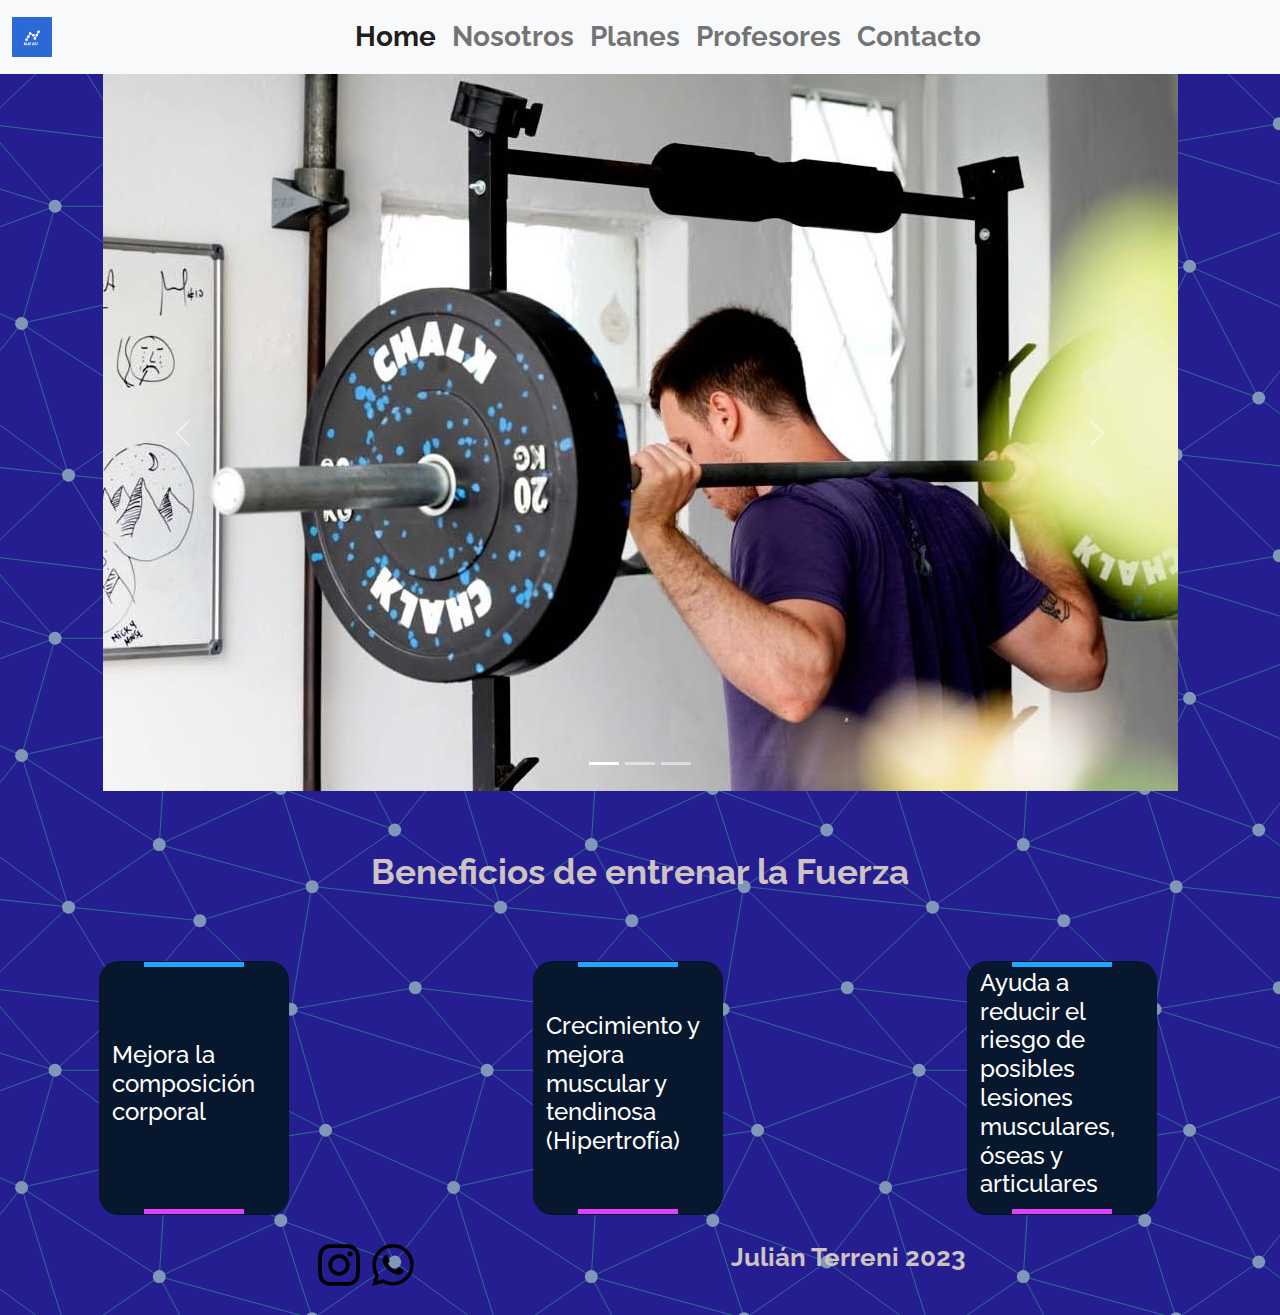
<file: index.html>
<!DOCTYPE html>
<html lang="en">
<head>
    <meta charset="UTF-8">
    <meta http-equiv="X-UA-Compatible" content="IE=edge">
    <meta name="viewport" content="width=device-width, initial-scale=1.0">
    <title>Nano Box | Home</title>
    <link rel="shortcut icon" href="./imagenes/1.jpg">
    <!-- BOOKSTRAP -->
    <link rel="stylesheet" href="./bootstrap-5.2.3-dist/css/bootstrap.min.css">
   <!-- CSS -->
    <link rel="stylesheet" href="./css/style.css">

    
</head>

<body>
         
    
<!-- NAVBAR -->
    <nav class="navbar navbar-expand-lg bg-light">
        <div class="container-fluid">
          <a class="navbar-brand" href="./index.html"><img src="./imagenes/nano.jpg" alt="nano"></a>
          <button class="navbar-toggler" type="button" data-bs-toggle="collapse" data-bs-target="#navbarNav" aria-controls="navbarNav" aria-expanded="false" aria-label="Toggle navigation">
            <span class="navbar-toggler-icon"></span>
          </button>
          <div class="collapse navbar-collapse justify-content-center" id="navbarNav">
            <ul class="navbar-nav">
              <li class="nav-item">
                <a class="nav-link active fs-3" aria-current="page" href="./index.html">Home</a>
              </li>
              <li class="nav-item">
                <a class="nav-link fs-3" href="./paginas/nosotros.html">Nosotros</a>
              </li>
              <li class="nav-item">
                <a class="nav-link fs-3" href="./paginas/planes.html">Planes</a>
              </li>
              <li class="nav-item">
                <a class="nav-link fs-3" href="./paginas/profesores.html">Profesores</a>
              </li>
              <li class="nav-item">
                <a class="nav-link fs-3" href="./paginas/contacto.html">Contacto</a>
                </li>
            </ul>
          </div>
        </div>
      </nav>



    

   <main>
    

<!-- Carousel -->
        <div id="carouselExampleIndicators" class="carousel slide" data-bs-ride="true">
            <div class="carousel-indicators">
              <button type="button" data-bs-target="#carouselExampleIndicators" data-bs-slide-to="0" class="active" aria-current="true" aria-label="Slide 1"></button>
              <button type="button" data-bs-target="#carouselExampleIndicators" data-bs-slide-to="1" aria-label="Slide 2"></button>
              <button type="button" data-bs-target="#carouselExampleIndicators" data-bs-slide-to="2" aria-label="Slide 3"></button>
            </div>
            <div class="carousel-inner">
              <div class="carousel-item active">
                <img src="./imagenes/edit (1).jpg" class="d-block w-100" alt="...">
              </div>
              <div class="carousel-item">
                <img src="./imagenes/Nanobox-16.jpg" class="d-block w-100" alt="...">
              </div>
              <div class="carousel-item">
                <img src="./imagenes/pecho.png" class="d-block w-100" alt="...">
              </div>
            </div>
            <button class="carousel-control-prev" type="button" data-bs-target="#carouselExampleIndicators" data-bs-slide="prev">
              <span class="carousel-control-prev-icon" aria-hidden="true"></span>
              <span class="visually-hidden">Previous</span>
            </button>
            <button class="carousel-control-next" type="button" data-bs-target="#carouselExampleIndicators" data-bs-slide="next">
              <span class="carousel-control-next-icon" aria-hidden="true"></span>
              <span class="visually-hidden">Next</span>
            </button>
          </div>
  

   
        <h1>Beneficios de entrenar la Fuerza</h1>
    


        <!-- TIPS -->
    <section>
        <div class="tips row">
    
            <div class="card col-sm-12">
                <h2>Mejora la composición corporal</h2>
            </div>
            <div class="card col-sm-12">
                <h2>Crecimiento y mejora muscular y tendinosa (Hipertrofía)</h2>
            </div>
            <div class="card col-sm-12">
                <h2>Ayuda a reducir el riesgo de posibles lesiones musculares, óseas y articulares</h2>
            </div>
        </div>
    </section>
   

</main>



 <!-- FOOTER -->
<footer>
    <div>
        
        <a href="https://www.instagram.com/nano.box_/" target="_blank"><img class="red-social"  src="./imagenes/instagram.svg" alt=""></a>
        <a href="#"><img class="red-social" src="./imagenes/whatsapp.svg" alt=""></a>
        
    </div>   

    <p class="autor"> Julián Terreni 2023</p>


</footer>

<!-- SCRIPT BOOKSTRAP -->

<script src="./bootstrap-5.2.3-dist/js/bootstrap.min.js"></script>







</body>
</html>
</file>
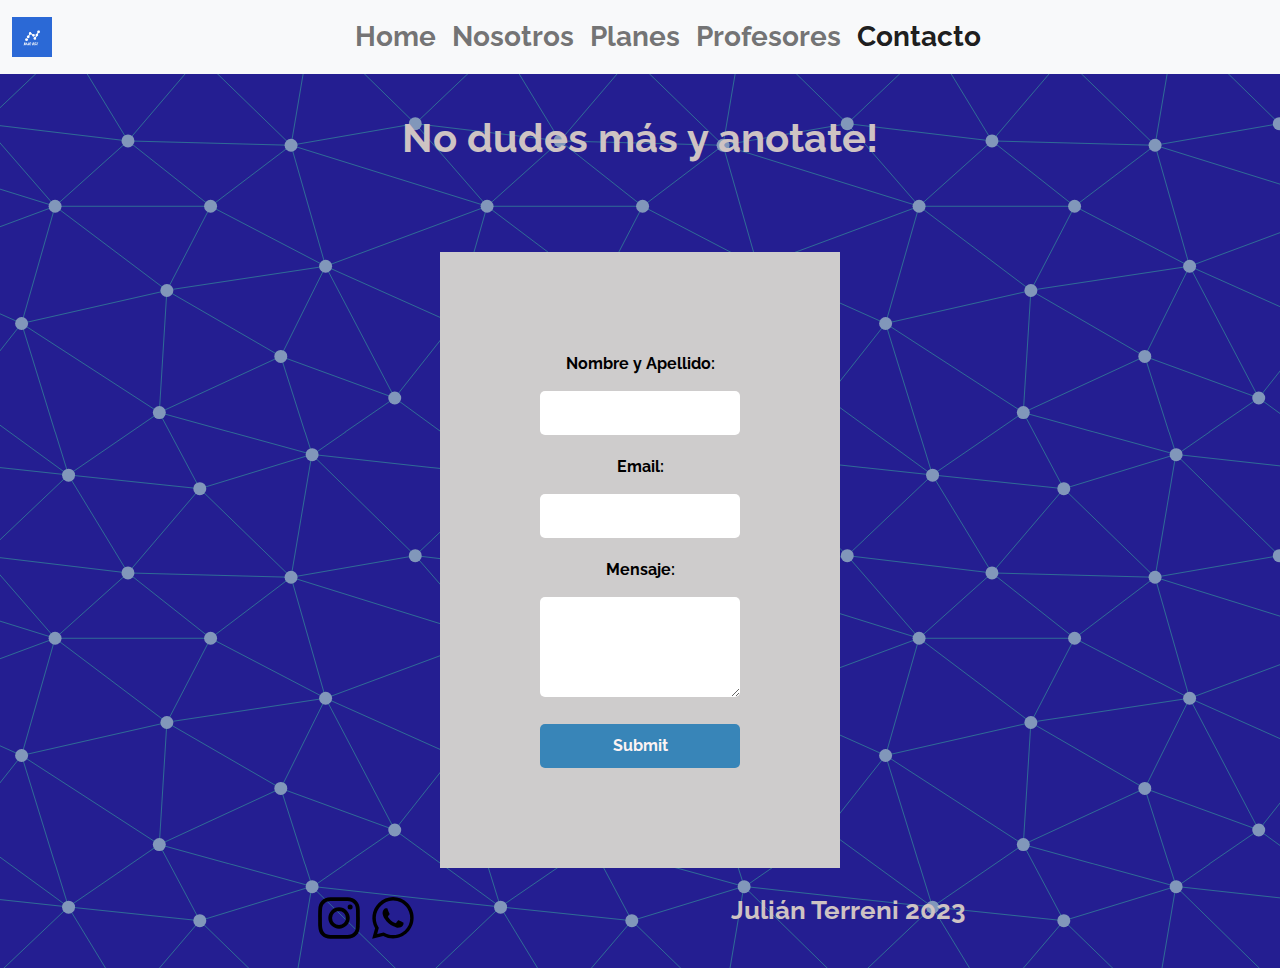
<file: paginas/contacto.html>
<!DOCTYPE html>
<html lang="en">
<head>
    <meta charset="UTF-8">
    <meta http-equiv="X-UA-Compatible" content="IE=edge">
    <meta name="viewport" content="width=device-width, initial-scale=1.0">
    <title>Nano Box | Contacto</title>
    <link rel="shortcut icon" href="../imagenes/1.jpg">
    <link rel="stylesheet" href="../bootstrap-5.2.3-dist/css/bootstrap.min.css">
    <link rel="stylesheet" href="../css/style.css">

</head>
<body>
   
  <!-- NAVBAR -->
  <nav class="navbar navbar-expand-lg bg-light">
    <div class="container-fluid">
      <a class="navbar-brand" href="../index.html"><img src="../imagenes/nano.jpg" alt="nano"></a>
      <button class="navbar-toggler" type="button" data-bs-toggle="collapse" data-bs-target="#navbarNav" aria-controls="navbarNav" aria-expanded="false" aria-label="Toggle navigation">
        <span class="navbar-toggler-icon"></span>
      </button>
      <div class="collapse navbar-collapse justify-content-center" id="navbarNav">
        <ul class="navbar-nav">
          <li class="nav-item">
            <a class="nav-link fs-3" aria-current="page" href="../index.html">Home</a>
          </li>
          <li class="nav-item">
            <a class="nav-link fs-3" href="./nosotros.html">Nosotros</a>
          </li>
          <li class="nav-item">
            <a class="nav-link fs-3" href="./planes.html">Planes</a>
          </li>
          <li class="nav-item">
            <a class="nav-link fs-3" href="./profesores.html">Profesores</a>
          </li>
          <li class="nav-item">
            <a class="nav-link active fs-3" href="./contacto.html">Contacto</a>
            </li>
        </ul>
      </div>
    </div>
  </nav>

         
    </header>

<h2 class="nosotros-titulo">No dudes más y anotate!</h2>
      
    <main>

        <form class="colorful-form">
            <div class="form-group">
              <label class="form-label" for="name">Nombre y Apellido:</label>
              <input required="" placeholder="" class="form-input" type="text">
            </div>
            <div class="form-group">
              <label class="form-label" for="email">Email:</label>
              <input required="" placeholder="" class="form-input" name="email" id="email" type="email">
            </div>
            <div class="form-group">
              <label class="form-label" for="message">Mensaje:</label>
              <textarea required="" placeholder="" class="form-input" name="message" id="message"></textarea>
            </div>
            <button class="form-button" type="submit">Submit</button>
          </form>
          

    </main>
    
       
      
        <footer>
            
            <div>
                
                <a href="https://www.instagram.com/nano.box_/" target="_blank"><img class="red-social" src="../imagenes/instagram.svg" alt=""></a>
                <a href="#"><img class="red-social" src="../imagenes/whatsapp.svg" alt=""></a>
                
            </div>   
        
            <p class="autor"> Julián Terreni 2023</p>
        
        
        </footer>
        

      
        <script src="../bootstrap-5.2.3-dist/js/bootstrap.min.js"></script>



</body>
</html>
</file>
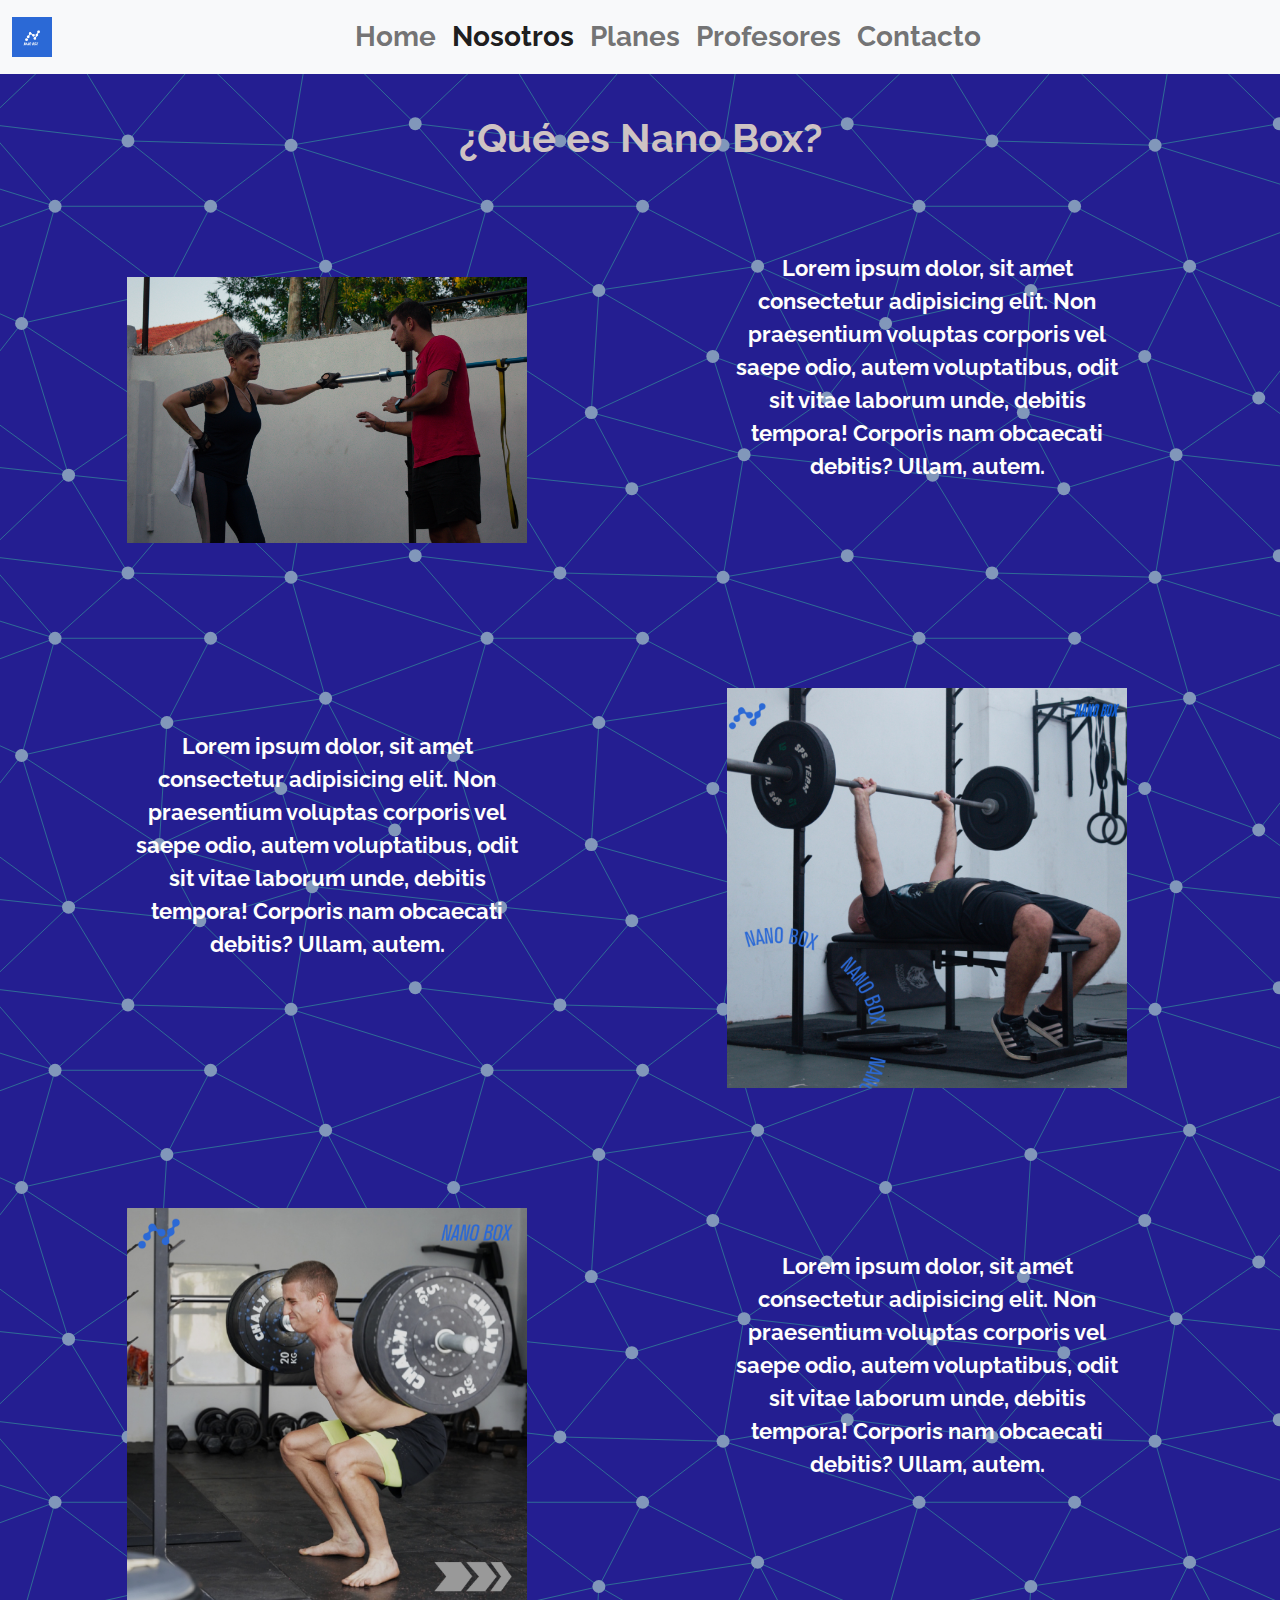
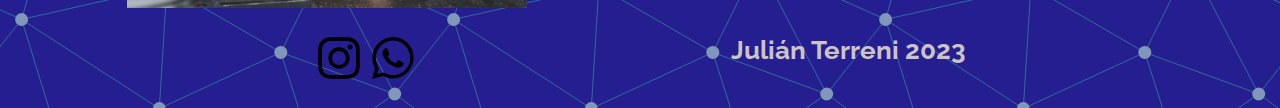
<file: paginas/nosotros.html>
<!DOCTYPE html>
<html lang="en">
<head>
    <meta charset="UTF-8">
    <meta http-equiv="X-UA-Compatible" content="IE=edge">
    <meta name="viewport" content="width=device-width, initial-scale=1.0">
    <title>Nano Box | Nosotros</title>
    <link rel="shortcut icon" href="../imagenes/1.jpg">
     <!-- BOOKSTRAP -->
     <link rel="stylesheet" href="../bootstrap-5.2.3-dist/css/bootstrap.min.css">
    <link rel="stylesheet" href="../css/style.css">
</head>

<body>
  
    <!-- NAVBAR -->
    <nav class="navbar navbar-expand-lg bg-light">
        <div class="container-fluid">
          <a class="navbar-brand" href="../index.html"><img src="../imagenes/nano.jpg" alt="nano"></a>
          <button class="navbar-toggler" type="button" data-bs-toggle="collapse" data-bs-target="#navbarNav" aria-controls="navbarNav" aria-expanded="false" aria-label="Toggle navigation">
            <span class="navbar-toggler-icon"></span>
          </button>
          <div class="collapse navbar-collapse justify-content-center" id="navbarNav">
            <ul class="navbar-nav">
              <li class="nav-item">
                <a class="nav-link fs-3" aria-current="page" href="../index.html">Home</a>
              </li>
              <li class="nav-item">
                <a class="nav-link active fs-3" href="./nosotros.html">Nosotros</a>
              </li>
              <li class="nav-item">
                <a class="nav-link fs-3" href="./planes.html">Planes</a>
              </li>
              <li class="nav-item">
                <a class="nav-link fs-3" href="./profesores.html">Profesores</a>
              </li>
              <li class="nav-item">
                <a class="nav-link fs-3" href="./contacto.html">Contacto</a>
                </li>
            </ul>
          </div>
        </div>
      </nav>





     <h2 class="nosotros-titulo">¿Qué es Nano Box?</h2>
   
    <!-- Lista -->
    <section class="nosotros">
        <div>   
            <img class="nosotros-img" src="../imagenes/charla.jpg" alt="">
            <p class="nosotros-info">Lorem ipsum dolor, sit amet consectetur adipisicing elit. Non praesentium voluptas corporis vel saepe odio, autem voluptatibus, odit sit vitae laborum unde, debitis tempora! Corporis nam obcaecati debitis? Ullam, autem.</p>
        </div>
        <div class="nosotros-medio">   
            <span><p class="nosotros-info">Lorem ipsum dolor, sit amet consectetur adipisicing elit. Non praesentium voluptas corporis vel saepe odio, autem voluptatibus, odit sit vitae laborum unde, debitis tempora! Corporis nam obcaecati debitis? Ullam, autem.</p></span>
            <img class="nosotros-img" src="../imagenes/pecho.png" alt="">
        </div>
        <div>   
            <img class="nosotros-img" src="../imagenes/sentadilla.jpg" alt="">
            <p class="nosotros-info">Lorem ipsum dolor, sit amet consectetur adipisicing elit. Non praesentium voluptas corporis vel saepe odio, autem voluptatibus, odit sit vitae laborum unde, debitis tempora! Corporis nam obcaecati debitis? Ullam, autem.</p>
        </div>

    </section>



      <!-- Footer -->

    <footer>
        <div>
            
            <a href="https://www.instagram.com/nano.box_/" target="_blank"><img class="red-social" src="../imagenes/instagram.svg" alt=""></a>
            <a href="#"><img class="red-social" src="../imagenes/whatsapp.svg" alt=""></a>
            
        </div>   
    
        <p class="autor"> Julián Terreni 2023</p>
    
    
    </footer>
    


<script src="../bootstrap-5.2.3-dist/js/bootstrap.min.js"></script>



</body>
</html>
</file>
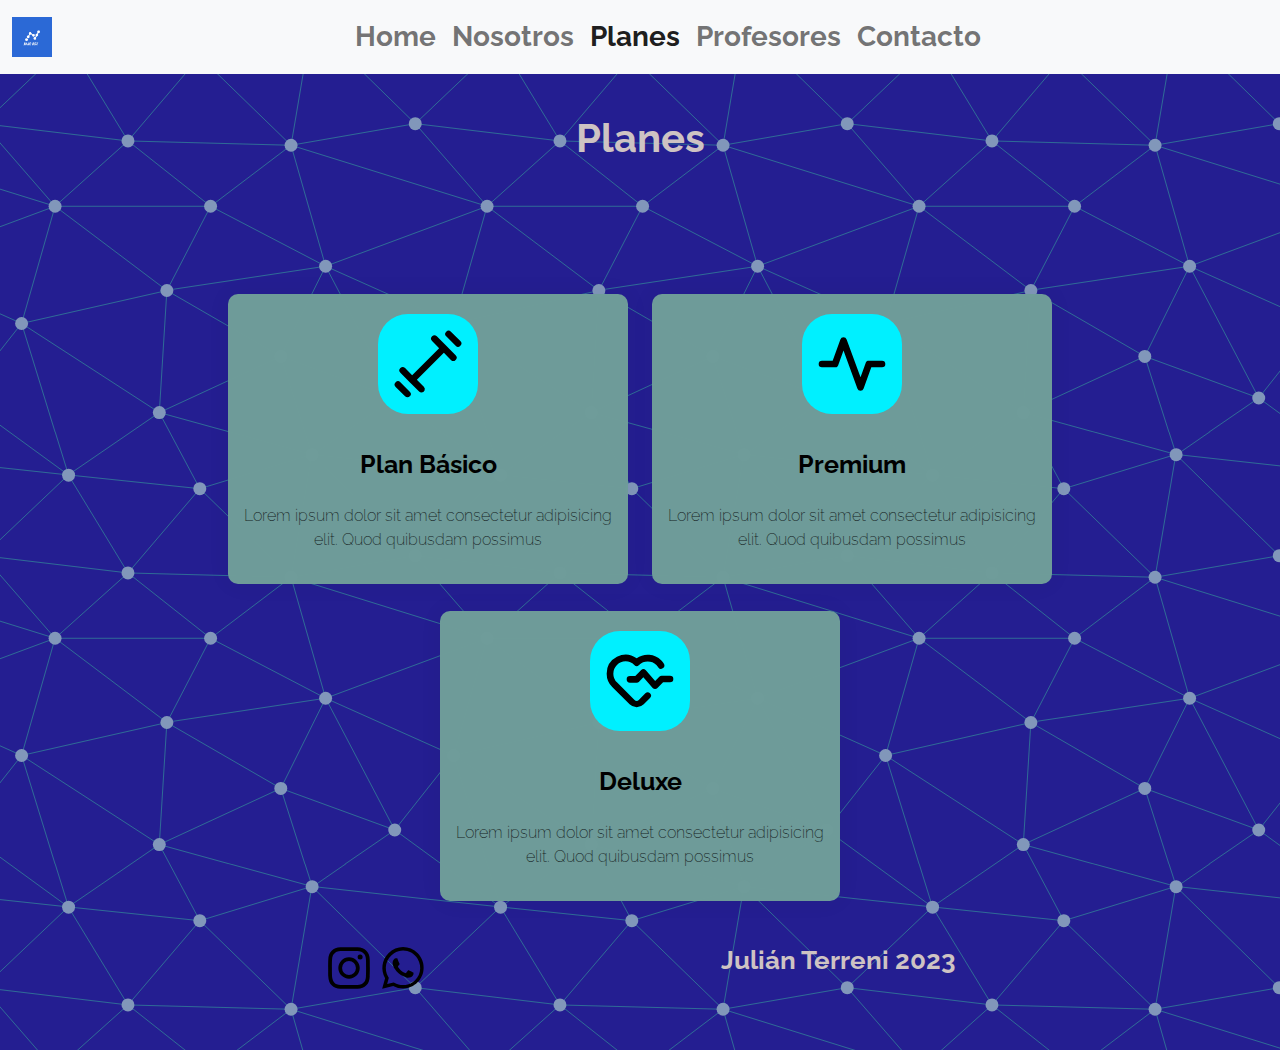
<file: paginas/planes.html>
<!DOCTYPE html>
<html lang="en">
<head>
    <meta charset="UTF-8">
    <meta http-equiv="X-UA-Compatible" content="IE=edge">
    <meta name="viewport" content="width=device-width, initial-scale=1.0">
    <title>Nano Box | Planes</title>
    <link rel="shortcut icon" href="../imagenes/1.jpg">
    <!-- BOOKSTRAP -->
    <link rel="stylesheet" href="../bootstrap-5.2.3-dist/css/bootstrap.min.css">
    <!-- CSS -->
    <link rel="stylesheet" href="../css/style.css">
</head>



<body>
   


   <!-- NAVBAR -->
   <nav class="navbar navbar-expand-lg bg-light">
    <div class="container-fluid">
      <a class="navbar-brand" href="../index.html"><img src="../imagenes/nano.jpg" alt="nano"></a>
      <button class="navbar-toggler" type="button" data-bs-toggle="collapse" data-bs-target="#navbarNav" aria-controls="navbarNav" aria-expanded="false" aria-label="Toggle navigation">
        <span class="navbar-toggler-icon"></span>
      </button>
      <div class="collapse navbar-collapse justify-content-center" id="navbarNav">
        <ul class="navbar-nav">
          <li class="nav-item">
            <a class="nav-link fs-3" aria-current="page" href="../index.html">Home</a>
          </li>
          <li class="nav-item">
            <a class="nav-link fs-3" href="./nosotros.html">Nosotros</a>
          </li>
          <li class="nav-item">
            <a class="nav-link active fs-3" href="./planes.html">Planes</a>
          </li>
          <li class="nav-item">
            <a class="nav-link fs-3" href="./profesores.html">Profesores</a>
          </li>
          <li class="nav-item">
            <a class="nav-link fs-3" href="./contacto.html">Contacto</a>
            </li>
        </ul>
      </div>
    </div>
  </nav>


    
    <h2 class="nosotros-titulo">Planes</h2>

    <div class="services-content">
        <div class="service-one service">
            <div class="service-img">
            <img src="../imagenes/dumbbell.svg" alt="service-one">
            </div>
            <div class="service-description">
             <h2>Plan Básico</h2>
             <p>Lorem ipsum dolor sit amet consectetur adipisicing elit. Quod quibusdam possimus</p>
            </div>
        </div>


        <div class="service-two service">
            <div class="service-img">
            <img src="../imagenes/heart-rate.svg" alt="service-two">
            </div>
            <div class="service-description">
             <h2>Premium</h2>
             <p>Lorem ipsum dolor sit amet consectetur adipisicing elit. Quod quibusdam possimus</p>
            </div>
        </div>


        <div class="service-three service">
         <div class="service-img">
            <img src="../imagenes/heartbeat.svg" alt="service-three">
         </div>
         <div class="service-description">
             <h2>Deluxe</h2>
             <p>Lorem ipsum dolor sit amet consectetur adipisicing elit. Quod quibusdam possimus</p>
         </div>
     </div>
     
    

     <footer class="footer-planes">
        <div>
            
            <a href="https://www.instagram.com/nano.box_/" target="_blank"><img class="red-social" src="../imagenes/instagram.svg" alt=""></a>
            <a href="#"><img class="red-social" src="../imagenes/whatsapp.svg" alt=""></a>
            
        </div>   
    
        <p class="autor"> Julián Terreni 2023</p>
    
    
    </footer>
    


    <script src="../bootstrap-5.2.3-dist/js/bootstrap.min.js"></script>
        
</body>
</html>
</file>
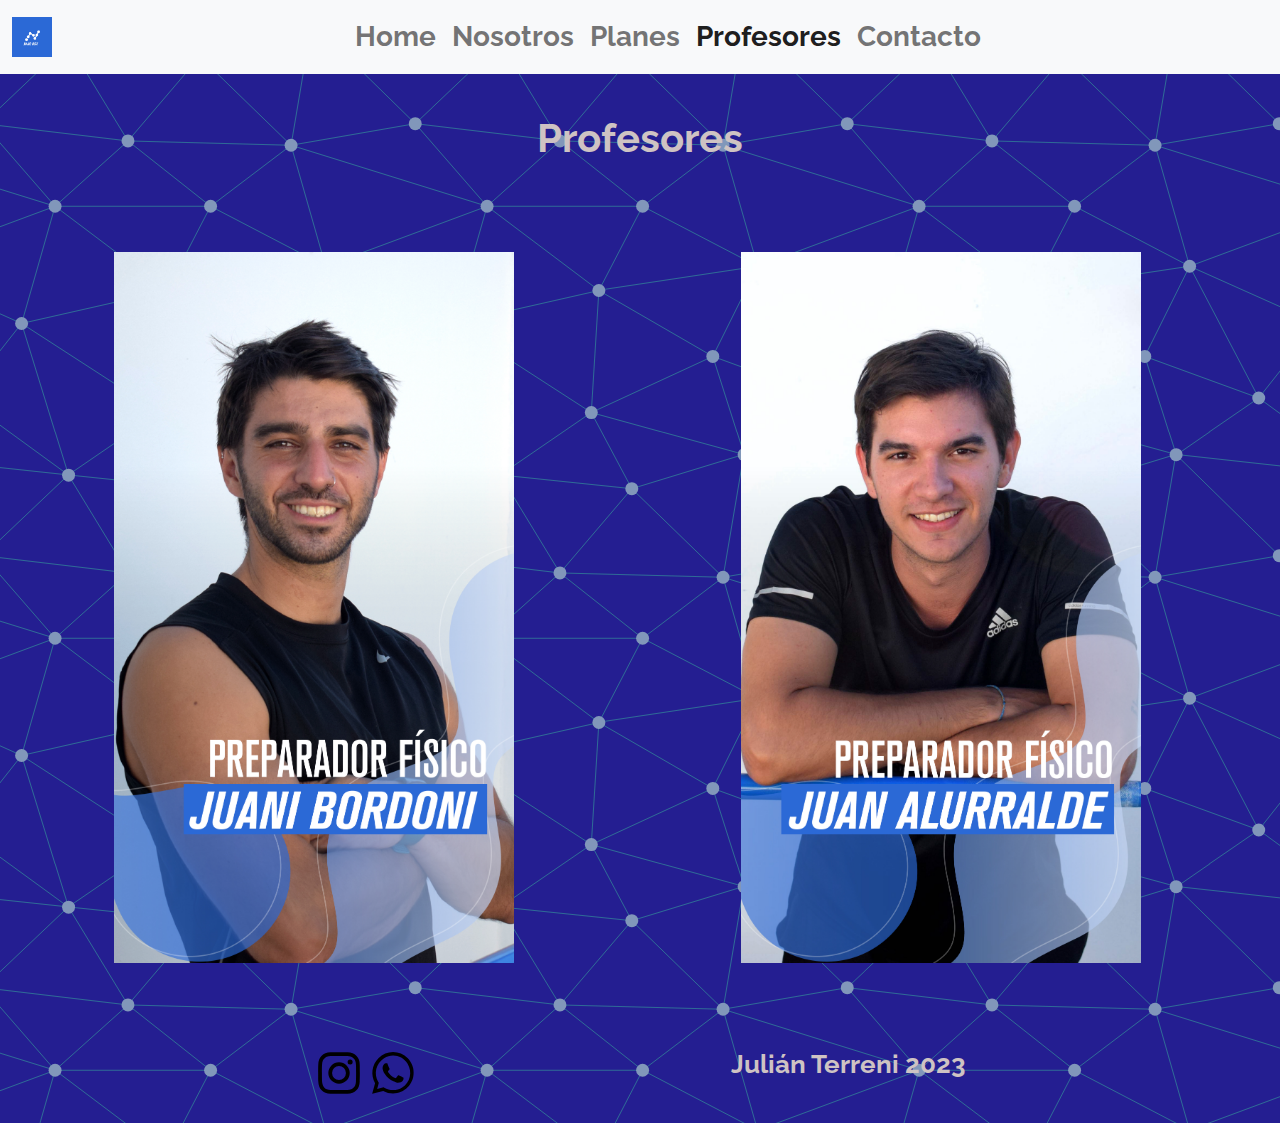
<file: paginas/profesores.html>
<!DOCTYPE html>
<html lang="en">
<head>
    <meta charset="UTF-8">
    <meta http-equiv="X-UA-Compatible" content="IE=edge">
    <meta name="viewport" content="width=device-width, initial-scale=1.0">
    <title>Nano Box | Profesores</title>
    <link rel="shortcut icon" href="../imagenes/1.jpg">
    <!-- BOOKSTRAP -->
    <link rel="stylesheet" href="../bootstrap-5.2.3-dist/css/bootstrap.min.css">
   <!-- CSS -->
    <link rel="stylesheet" href="../css/style.css">
</head>



<body>
    

    <!-- NAVBAR -->
    <nav class="navbar navbar-expand-lg bg-light">
      <div class="container-fluid">
        <a class="navbar-brand" href="../index.html"><img src="../imagenes/nano.jpg" alt="nano"></a>
        <button class="navbar-toggler" type="button" data-bs-toggle="collapse" data-bs-target="#navbarNav" aria-controls="navbarNav" aria-expanded="false" aria-label="Toggle navigation">
          <span class="navbar-toggler-icon"></span>
        </button>
        <div class="collapse navbar-collapse justify-content-center" id="navbarNav">
          <ul class="navbar-nav">
            <li class="nav-item">
              <a class="nav-link fs-3" aria-current="page" href="../index.html">Home</a>
            </li>
            <li class="nav-item">
              <a class="nav-link fs-3" href="./nosotros.html">Nosotros</a>
            </li>
            <li class="nav-item">
              <a class="nav-link fs-3" href="./planes.html">Planes</a>
            </li>
            <li class="nav-item">
              <a class="nav-link active fs-3" href="./profesores.html">Profesores</a>
            </li>
            <li class="nav-item">
              <a class="nav-link fs-3" href="./contacto.html">Contacto</a>
              </li>
          </ul>
        </div>
      </div>
    </nav>



    <h2 class="nosotros-titulo">Profesores</h2>


   <section class="personal">
    
        <img src="../imagenes/stories marzo_Mesa de trabajo 1 copia 3 (1).jpg" alt="">


        <img src="../imagenes/stories marzo_Mesa de trabajo 1 copia 5.jpg" alt="">
    
   </section>




   <footer>
            
    <div>
        
        <a href="https://www.instagram.com/nano.box_/" target="_blank"><img class="red-social" src="../imagenes/instagram.svg" alt=""></a>
        <a href="#"><img class="red-social" src="../imagenes/whatsapp.svg" alt=""></a>
        
    </div>   

    <p class="autor"> Julián Terreni 2023</p>


</footer>



</footer>


<!-- SCRIPT BOOKSTRAP -->

<script src="../bootstrap-5.2.3-dist/js/bootstrap.bundle.min.js"></script>

</body>
</html>
</file>
<file: css/style.css>
@import url('https://fonts.googleapis.com/css2?family=Montserrat:wght@400;700&family=Raleway:wght@300;600;900&display=swap');


* {
    padding: 0;
    margin: 0;
    box-sizing: border-box;
}

body {
   background-color: #241E91;
  background-image: url("data:image/svg+xml,%3Csvg xmlns='http://www.w3.org/2000/svg' width='432' height='432' viewBox='0 0 800 800'%3E%3Cg fill='none' stroke='%232F7797' stroke-width='1.6'%3E%3Cpath d='M769 229L1037 260.9M927 880L731 737 520 660 309 538 40 599 295 764 126.5 879.5 40 599-197 493 102 382-31 229 126.5 79.5-69-63'/%3E%3Cpath d='M-31 229L237 261 390 382 603 493 308.5 537.5 101.5 381.5M370 905L295 764'/%3E%3Cpath d='M520 660L578 842 731 737 840 599 603 493 520 660 295 764 309 538 390 382 539 269 769 229 577.5 41.5 370 105 295 -36 126.5 79.5 237 261 102 382 40 599 -69 737 127 880'/%3E%3Cpath d='M520-140L578.5 42.5 731-63M603 493L539 269 237 261 370 105M902 382L539 269M390 382L102 382'/%3E%3Cpath d='M-222 42L126.5 79.5 370 105 539 269 577.5 41.5 927 80 769 229 902 382 603 493 731 737M295-36L577.5 41.5M578 842L295 764M40-201L127 80M102 382L-261 269'/%3E%3C/g%3E%3Cg fill='%238197BA'%3E%3Ccircle cx='769' cy='229' r='12'/%3E%3Ccircle cx='539' cy='269' r='12'/%3E%3Ccircle cx='603' cy='493' r='12'/%3E%3Ccircle cx='731' cy='737' r='12'/%3E%3Ccircle cx='520' cy='660' r='12'/%3E%3Ccircle cx='309' cy='538' r='12'/%3E%3Ccircle cx='295' cy='764' r='12'/%3E%3Ccircle cx='40' cy='599' r='12'/%3E%3Ccircle cx='102' cy='382' r='12'/%3E%3Ccircle cx='127' cy='80' r='12'/%3E%3Ccircle cx='370' cy='105' r='12'/%3E%3Ccircle cx='578' cy='42' r='12'/%3E%3Ccircle cx='237' cy='261' r='12'/%3E%3Ccircle cx='390' cy='382' r='12'/%3E%3C/g%3E%3C/svg%3E");;
    font-family: 'Montserrat', sans-serif;
    font-family: 'Raleway', sans-serif;
    height: 100vh;
}


/* INDEX */

.navbar-brand img {
    height: 40px;
}


.nav-item {
  font-weight: bold;
}



h1 {
    font-size: 35px;
    font-weight: bold;
    color: rgb(206, 195, 195);
}

main {
    display: flex;
    flex-direction: column;
    justify-content: center;
    align-items: center;
    width: 100%;
    gap: 60px;
}

section {
    width: 100%;
}

.tips {
    display: flex;
    justify-content: space-around;
    align-items: center;
    width: 100%;
    gap: 22px;
}

.tips span {
    width: 250px;
    background-color: rgb(203, 146, 66);
    text-align: center;
    padding: 18px;
    height: 400px;
    display: flex;
    justify-content: center;
    align-items: center;    
    border-radius: 5px;
    border: 2px solid rgb(6, 6, 7);
    
}

.tips span p {
    font-size: 30px;
    font-weight: 600;

}

@media screen and (max-width:500px) {
    .tips span p {
        font-size: 24px;
    }
    h1 {
        font-size: 24px;
        font-weight: bold;
    }
} 
    


.red-social {
    height: 50px;
    color: rgb(206, 195, 195);
    font-weight: bold;
}

footer {
    display: flex;
    justify-content: space-evenly;
    width: 100%;
    align-items: center;
    height: 100px;
}

.autor {
    font-size: 26px;
    font-weight: bold;
    color: rgb(206, 195, 195);
}


.colorful-form {
  max-width: 400px;
  margin: 0 auto;
  padding: 100px;
  background-color: #cecccc;
  border-radius: 0px;
  
}

.form-group {
  margin-bottom: 20px;;
}

.form-label {
  display: flex;
  justify-content: center;
  font-weight: bold;
  margin-bottom: 15px;
  color: #000000;
  font-weight:bold;
}

.form-input {
  width: 100%;
  padding: 10px;
  border: none;
  background-color: #fff;
  color: #333;
  border-radius: 5px;

}

textarea.form-input {
  height: 100px;;
}

.form-button {
  display: block;
  width: 100%;
  padding: 10px;
  background-color: #3885b8;
  color: #fdf3f3;
  border: none;
  border-radius: 5px;
  cursor: pointer;
  transition: background-color 0.3s ease;
  font-weight: bold;
}

.form-button:hover {
  background-color: #000000;
}


.nosotros {
    display: flex;
    flex-direction: column;
    justify-content: center;
    align-items:center;
    gap: 120px;
    width: 98%;
}

.nosotros div {
    display: flex;
    justify-content: center;
    align-items:center;
    gap: 200px;
    flex-wrap: wrap;
    width: 98%;
}

@media screen and (max-width:768px) {
    .nosotros-medio {
        flex-direction: column-reverse;
    } 
    .nosotros div {
        gap: 50px;
    }
} 
    


.nosotros-img {
    width: 400px;
    height: auto;
}

.nosotros div span {
    display: flex;
    justify-content: center;
    align-items: center;
}

.nosotros-info {
    width: 400px;
    height: 300px;
    font-size: 22px;
    text-align: center;
    color: rgb(255, 254, 252);
    font-weight: bold;
}

.nosotros-titulo {
    width: 100%;
    text-align: center;
    margin-bottom: 90px;
    margin-top: 40px;
    font-size: 40px;
    font-weight: bold;
    color: rgb(206, 195, 195);
}

.services-content {
    height: auto;
    width: 100%;
    overflow: hidden;
    text-align: center;
    padding: 2.5%;
   
  }
  
  .service {
    height: 290px;
    width: 400px;
    margin: 10px;
    background-color: #6f9c99fd;
    color: #000000;
    display: inline-block;
    box-shadow: 0px 0px 25px rgba(0, 0, 0, 0.05);
    position: relative;
    text-align: center;
    z-index: 2;
    border-radius: 10px;
    overflow: hidden;
    animation: opacity 1.4s ease;
    
  }

  
  @media screen and (max-width:480px) {
    .service {
      height: 290px;
      width: 90%;
    }
  }

  .service-img {
    text-align: center;
  }
  
  .service-img img {
    display: inline-block;
    z-index: 2;
    position: relative;
    margin: 20px;
    border-radius: 30%;
    padding: 10px;
    border: 0px solid #c70039;
    background: #00F0FF;
    box-shadow: 0px 0px 0px 0px #00F0FF;
    height: 100px;
    width: 100px;
    transition: all 0.8s ease;
  }
  
.service:hover .service-img img {
  box-shadow: 0px 0px 0px 400px #3b848a;
}
  
  .service-description {
    color: #000000;
    position: relative;
    display: inline-block;
    z-index: 2;
    font-weight: bold;
  }
  
  .service-description h2 {
    padding: 10px;
    margin: 5px;
    font-weight: bold;
    font-size: 25px;
    color: #000000;
  }
  
  .service-description p {
    padding: 10px;
    font-weight: 200;
    font-size: 16px;
    opacity: 0.8;
  }

  

  .personal img {
    width: 400px;
    height: auto;
   display: flex;
   margin-bottom: 60px;
    
  }

  .personal {
    width: 98%;
    display:flex;
    justify-content: space-around;
    align-items:normal;
    flex-wrap: wrap;
  }

  footer {
    position: static;
    bottom: 0;
    left: 0;
  }

  .footer-planes {
    position: static;
    bottom: 0;
    left: 0;
  }

  .card {
    width: 190px;
    height: 254px;
    background: #07182E;
    position: relative;
    display: flex;
    place-content: center;
    place-items: center;
    overflow: hidden;
    border-radius: 20px;
  }
  
  .card h2 {
    z-index: 1;
    color: white;
    font-size: 1.5em;
  }
  
  .card::before {
    content: '';
    position: absolute;
    width: 100px;
    background-image: linear-gradient(180deg, rgb(0, 183, 255), rgb(255, 48, 255));
    height: 130%;
    animation: rotBGimg 3s linear infinite;
    transition: all 0.2s linear;
  }
  
  @keyframes rotBGimg {
    from {
      transform: rotate(0deg);
    }
  
    to {
      transform: rotate(360deg);
    }
  }
  
  .card::after {
    content: '';
    position: absolute;
    background: #07182E;
    ;
    inset: 5px;
    border-radius: 15px;
  }  
   .card:hover:before {
    background-image: linear-gradient(180deg, rgb(81, 255, 0), purple);
    animation: rotBGimg 3.5s linear infinite;
  }
</file>
